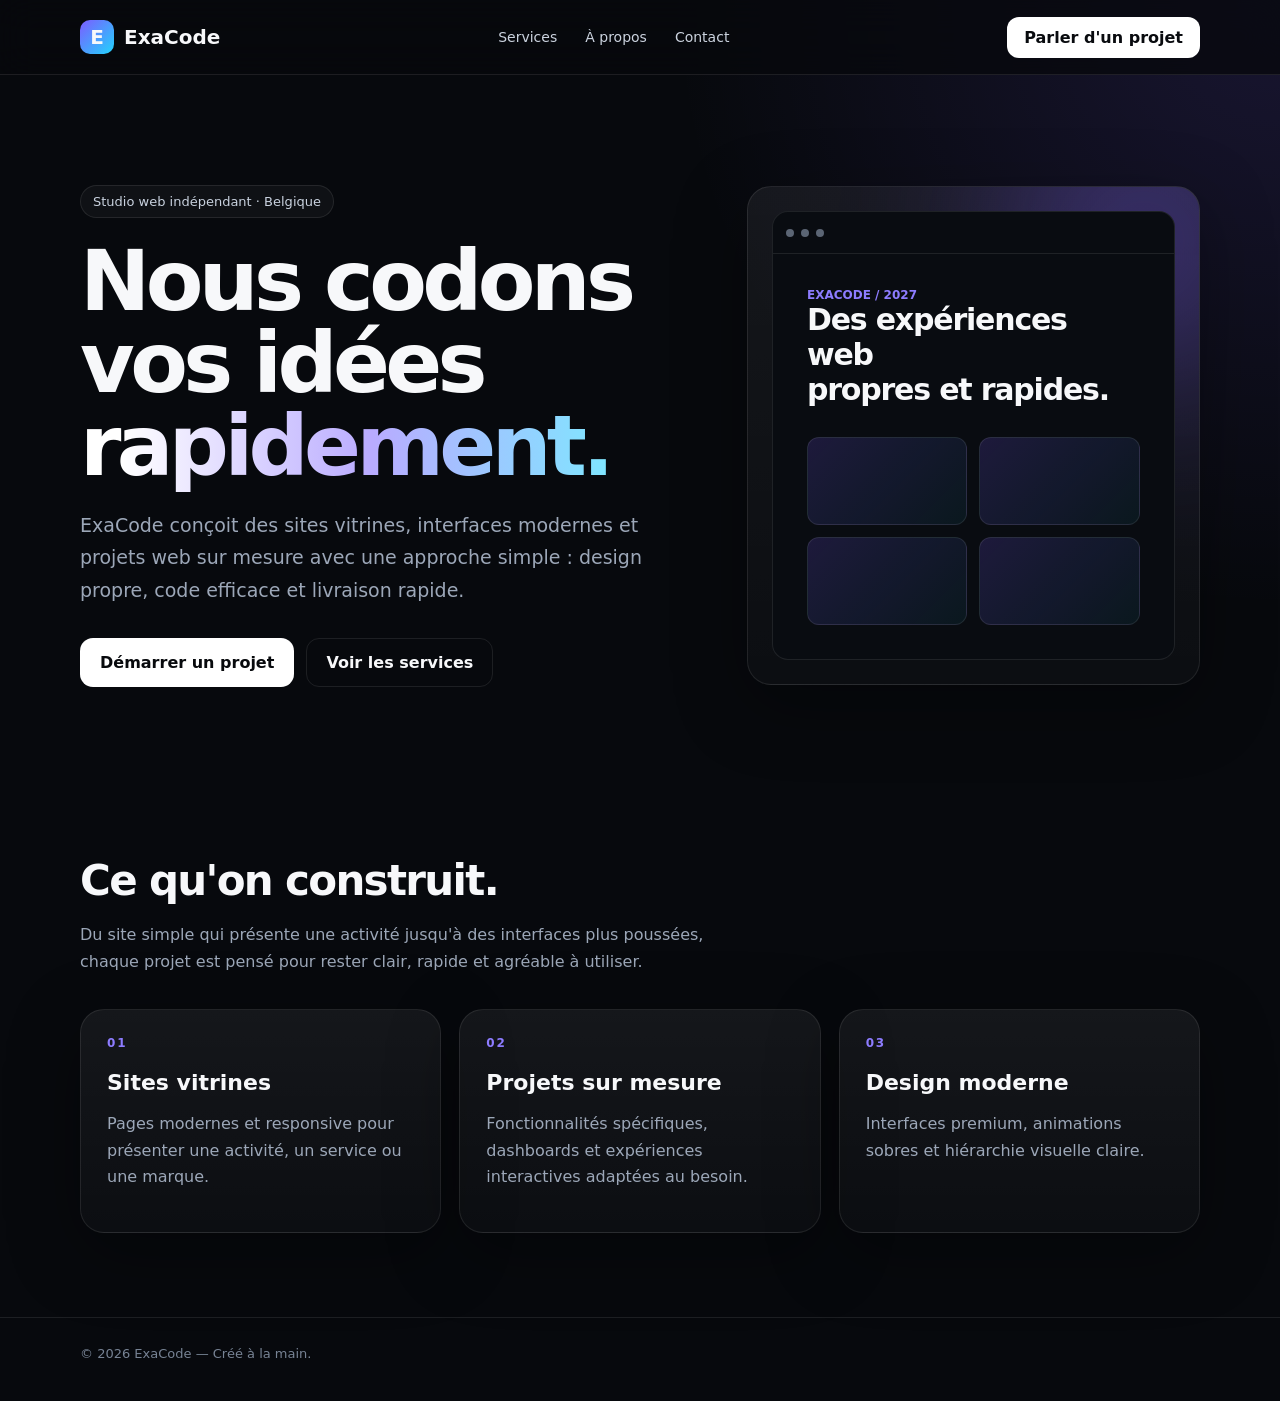
<file: index.html>
<!doctype html><html lang="fr"><head><meta charset="utf-8"><meta name="viewport" content="width=device-width,initial-scale=1"><title>ExaCode — Agence web moderne</title><link rel="stylesheet" href="style.css"></head><body>
<nav class="nav"><div class="wrap navin"><a class="brand" href="index.html"><span class="logo">E</span>ExaCode</a><div class="links"><a href="services.html">Services</a><a href="about.html">À propos</a><a href="contact.html">Contact</a></div><a class="cta" href="contact.html">Parler d'un projet</a></div></nav>
<main><div class="wrap hero"><div><span class="badge">Studio web indépendant · Belgique</span><h1>Nous codons vos idées <span class="gradient">rapidement.</span></h1><p>ExaCode conçoit des sites vitrines, interfaces modernes et projets web sur mesure avec une approche simple : design propre, code efficace et livraison rapide.</p><div class="actions"><a class="btn primary" href="contact.html">Démarrer un projet</a><a class="btn" href="services.html">Voir les services</a></div></div><div class="card mock"><div class="browser"><div class="browserbar"><i class="dot"></i><i class="dot"></i><i class="dot"></i></div><div class="sitebox"><div style="color:#8d7cff;font-weight:700;font-size:12px">EXACODE / 2027</div><div class="mini-title">Des expériences web<br>propres et rapides.</div><div class="mini-grid"><div class="mini"></div><div class="mini"></div><div class="mini"></div><div class="mini"></div></div></div></div></div></div>
<section><div class="wrap"><h2 class="section-title">Ce qu'on construit.</h2><p class="section-sub">Du site simple qui présente une activité jusqu'à des interfaces plus poussées, chaque projet est pensé pour rester clair, rapide et agréable à utiliser.</p><div class="grid3"><article class="card service"><div class="num">01</div><h3>Sites vitrines</h3><p>Pages modernes et responsive pour présenter une activité, un service ou une marque.</p></article><article class="card service"><div class="num">02</div><h3>Projets sur mesure</h3><p>Fonctionnalités spécifiques, dashboards et expériences interactives adaptées au besoin.</p></article><article class="card service"><div class="num">03</div><h3>Design moderne</h3><p>Interfaces premium, animations sobres et hiérarchie visuelle claire.</p></article></div></div></section></main>
<footer class="footer"><div class="wrap">© 2026 ExaCode — Créé à la main.</div></footer><script src="prank.js"></script></body></html>
</file>
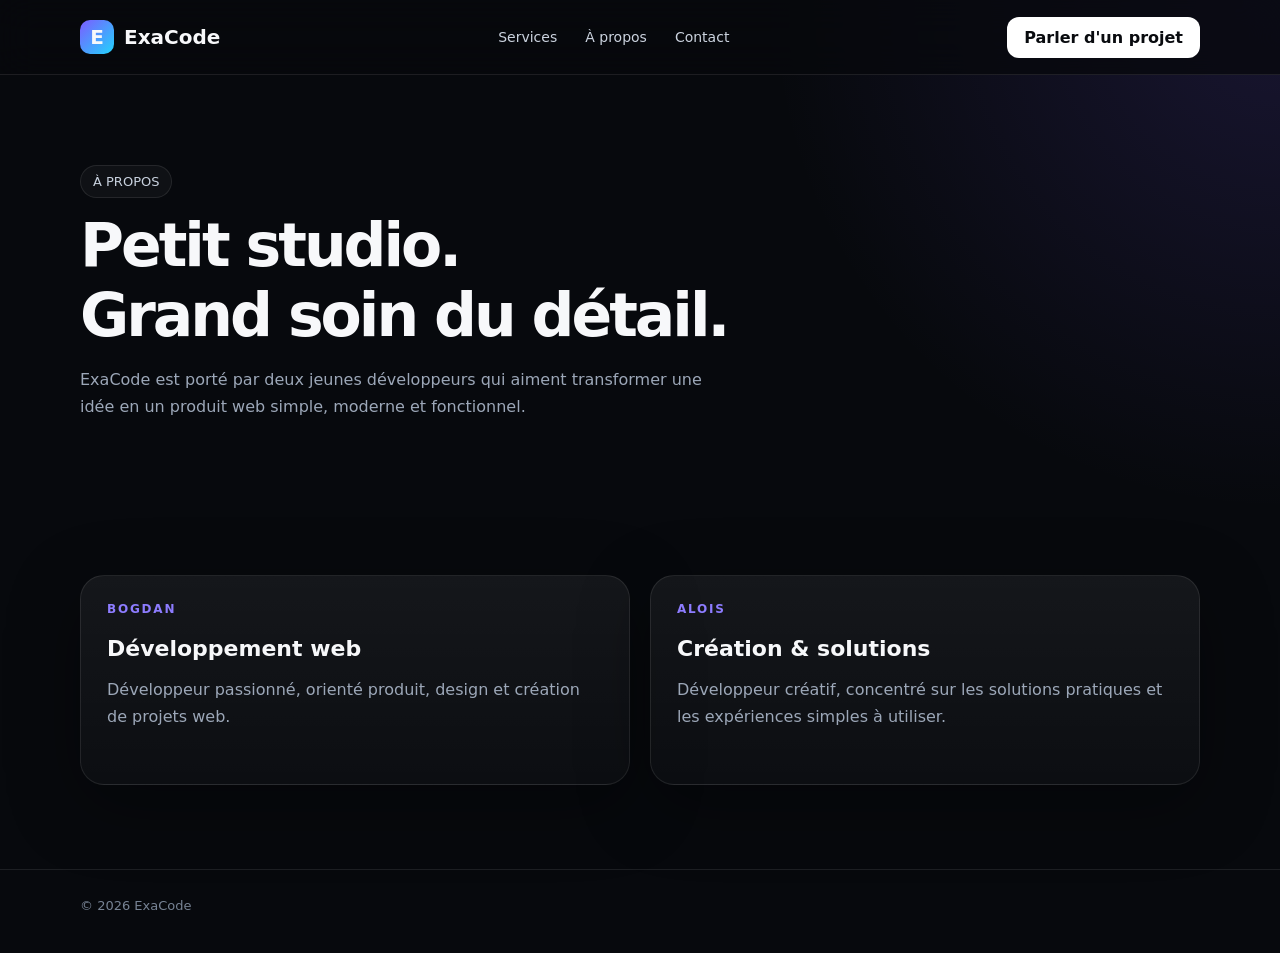
<file: about.html>
<!doctype html><html lang="fr"><head><meta charset="utf-8"><meta name="viewport" content="width=device-width,initial-scale=1"><title>À propos — ExaCode</title><link rel="stylesheet" href="style.css"></head><body><nav class="nav"><div class="wrap navin"><a class="brand" href="index.html"><span class="logo">E</span>ExaCode</a><div class="links"><a href="services.html">Services</a><a href="about.html">À propos</a><a href="contact.html">Contact</a></div><a class="cta" href="contact.html">Parler d'un projet</a></div></nav><main><section class="pagehero"><div class="wrap"><span class="badge">À PROPOS</span><h1>Petit studio.<br>Grand soin du détail.</h1><p class="section-sub">ExaCode est porté par deux jeunes développeurs qui aiment transformer une idée en un produit web simple, moderne et fonctionnel.</p></div></section><section><div class="wrap two"><article class="card service"><div class="num">BOGDAN</div><h3>Développement web</h3><p>Développeur passionné, orienté produit, design et création de projets web.</p></article><article class="card service"><div class="num">ALOIS</div><h3>Création & solutions</h3><p>Développeur créatif, concentré sur les solutions pratiques et les expériences simples à utiliser.</p></article></div></section></main><footer class="footer"><div class="wrap">© 2026 ExaCode</div></footer><script src="prank.js"></script></body></html>
</file>
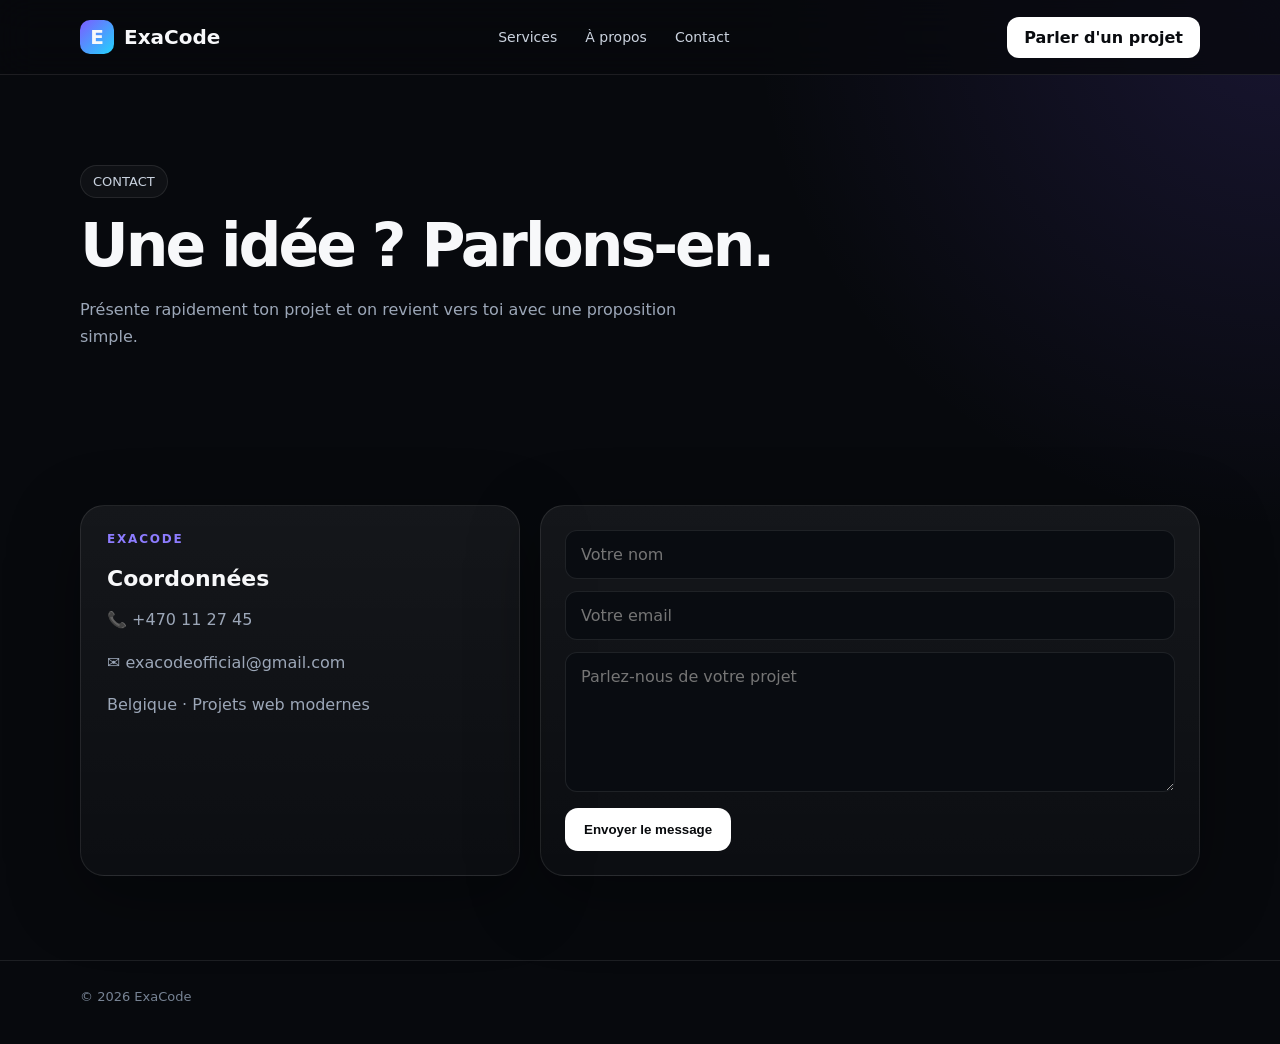
<file: contact.html>
<!doctype html><html lang="fr"><head><meta charset="utf-8"><meta name="viewport" content="width=device-width,initial-scale=1"><title>Contact — ExaCode</title><link rel="stylesheet" href="style.css"></head><body><nav class="nav"><div class="wrap navin"><a class="brand" href="index.html"><span class="logo">E</span>ExaCode</a><div class="links"><a href="services.html">Services</a><a href="about.html">À propos</a><a href="contact.html">Contact</a></div><a class="cta" href="contact.html">Parler d'un projet</a></div></nav><main><section class="pagehero"><div class="wrap"><span class="badge">CONTACT</span><h1>Une idée ? Parlons-en.</h1><p class="section-sub">Présente rapidement ton projet et on revient vers toi avec une proposition simple.</p></div></section><section><div class="wrap contactbox"><div class="card service"><div class="num">EXACODE</div><h3>Coordonnées</h3><p>📞 +470 11 27 45</p><p>✉️ exacodeofficial@gmail.com</p><p style="color:#9ca7b8">Belgique · Projets web modernes</p></div><form class="card contact-form" onsubmit="event.preventDefault();alert('Démo : formulaire non envoyé.');"><input placeholder="Votre nom"><input type="email" placeholder="Votre email"><textarea placeholder="Parlez-nous de votre projet"></textarea><button class="btn primary" type="submit">Envoyer le message</button></form></div></section></main><footer class="footer"><div class="wrap">© 2026 ExaCode</div></footer><script src="prank.js"></script></body></html>
</file>
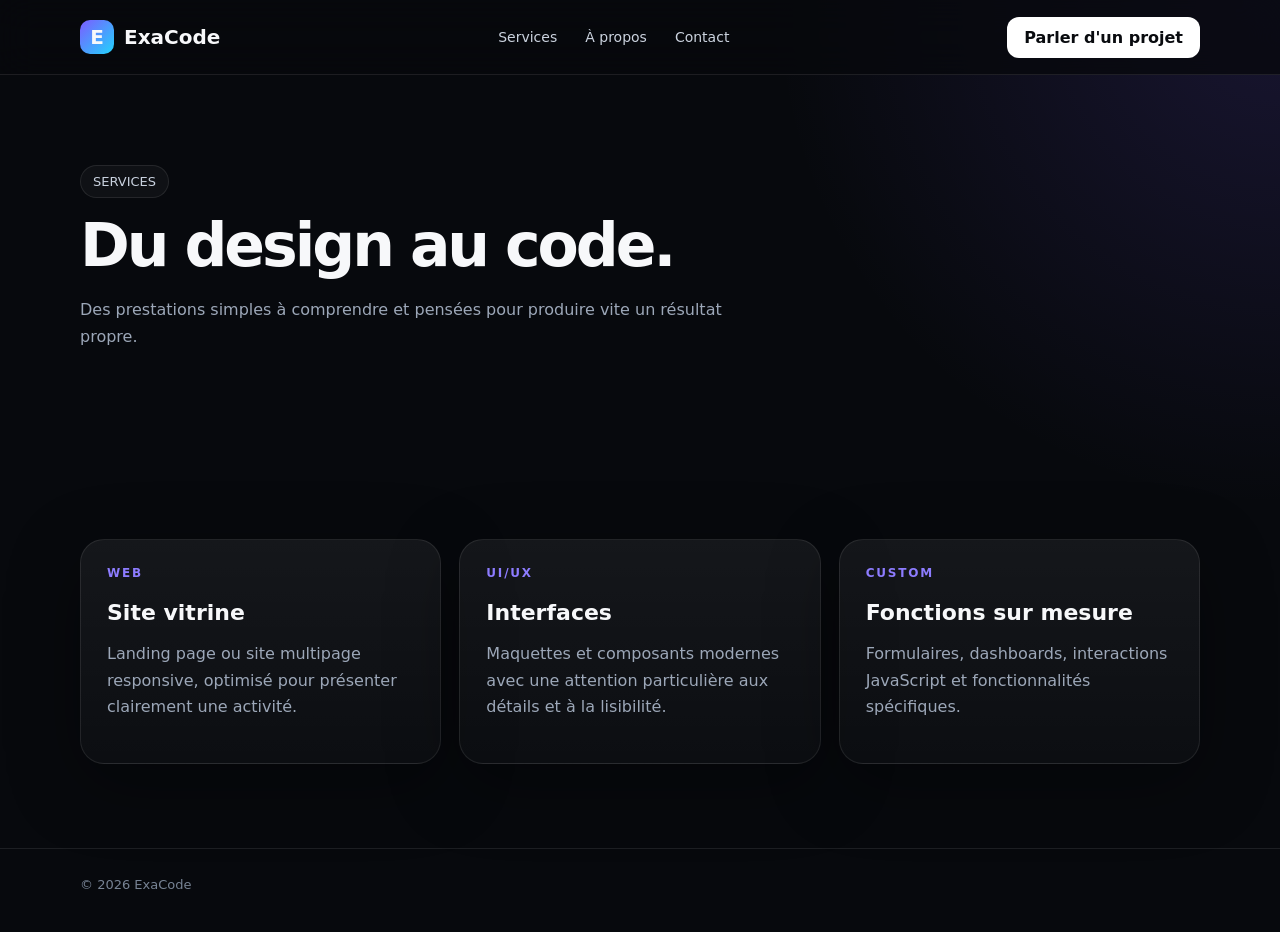
<file: services.html>
<!doctype html><html lang="fr"><head><meta charset="utf-8"><meta name="viewport" content="width=device-width,initial-scale=1"><title>Services — ExaCode</title><link rel="stylesheet" href="style.css"></head><body><nav class="nav"><div class="wrap navin"><a class="brand" href="index.html"><span class="logo">E</span>ExaCode</a><div class="links"><a href="services.html">Services</a><a href="about.html">À propos</a><a href="contact.html">Contact</a></div><a class="cta" href="contact.html">Parler d'un projet</a></div></nav><main><section class="pagehero"><div class="wrap"><span class="badge">SERVICES</span><h1>Du design au code.</h1><p class="section-sub">Des prestations simples à comprendre et pensées pour produire vite un résultat propre.</p></div></section><section><div class="wrap grid3"><div class="card service"><div class="num">WEB</div><h3>Site vitrine</h3><p>Landing page ou site multipage responsive, optimisé pour présenter clairement une activité.</p></div><div class="card service"><div class="num">UI/UX</div><h3>Interfaces</h3><p>Maquettes et composants modernes avec une attention particulière aux détails et à la lisibilité.</p></div><div class="card service"><div class="num">CUSTOM</div><h3>Fonctions sur mesure</h3><p>Formulaires, dashboards, interactions JavaScript et fonctionnalités spécifiques.</p></div></div></section></main><footer class="footer"><div class="wrap">© 2026 ExaCode</div></footer><script src="prank.js"></script></body></html>
</file>
<file: style.css>
:root {
  --bg: #07090d;
  --panel: #0f1319;
  --text: #f7f8fa;
  --muted: #9ca7b8;
  --accent: #7c5cff;
  --accent2: #21d4fd;
  --line: rgba(255, 255, 255, 0.09);
}

/* =========================
   BASE
========================= */

* {
  box-sizing: border-box;
}

html {
  scroll-behavior: smooth;
}

body {
  margin: 0;
  font-family:
    Inter,
    ui-sans-serif,
    system-ui,
    -apple-system,
    BlinkMacSystemFont,
    "Segoe UI",
    sans-serif;

  background:
    radial-gradient(
      circle at top right,
      rgba(124, 92, 255, 0.15),
      transparent 32%
    ),
    var(--bg);

  color: var(--text);
}

a {
  color: inherit;
  text-decoration: none;
}

.wrap {
  width: min(1120px, calc(100% - 40px));
  margin: auto;
}


/* =========================
   NAVIGATION
========================= */

.nav {
  position: sticky;
  top: 0;
  z-index: 40;

  background: rgba(7, 9, 13, 0.76);
  backdrop-filter: blur(18px);

  border-bottom: 1px solid var(--line);
}

.navin {
  height: 74px;

  display: flex;
  align-items: center;
  justify-content: space-between;
}

.brand {
  display: flex;
  gap: 10px;
  align-items: center;

  font-weight: 800;
  font-size: 20px;
}

.logo {
  width: 34px;
  height: 34px;

  border-radius: 10px;

  background: linear-gradient(
    135deg,
    var(--accent),
    var(--accent2)
  );

  display: grid;
  place-items: center;

  font-weight: 900;
}

.links {
  display: flex;
  gap: 28px;

  color: #cbd3df;
  font-size: 14px;
}

.links a:hover {
  color: #fff;
}

.cta {
  padding: 11px 17px;

  border-radius: 12px;

  background: #fff;
  color: #090b0f;

  font-weight: 700;
}


/* =========================
   HERO
========================= */

.hero {
  padding: 110px 0 85px;

  display: grid;
  grid-template-columns: 1.15fr 0.85fr;

  gap: 54px;

  align-items: center;
}

.badge {
  display: inline-flex;

  padding: 8px 12px;

  border: 1px solid var(--line);
  border-radius: 999px;

  color: #c9d2df;
  background: rgba(255, 255, 255, 0.035);

  font-size: 13px;
}

.hero h1 {
  font-size: clamp(48px, 7vw, 84px);
  line-height: 0.98;

  letter-spacing: -0.055em;

  margin: 22px 0;
}

.gradient {
  background: linear-gradient(
    90deg,
    #fff 8%,
    #b9abff 55%,
    #7fe6ff
  );

  -webkit-background-clip: text;
  color: transparent;
}

.hero p {
  font-size: 19px;
  color: var(--muted);

  line-height: 1.7;

  max-width: 640px;
}

.actions {
  display: flex;
  gap: 12px;

  margin-top: 32px;
}


/* =========================
   BUTTONS
========================= */

.btn {
  padding: 14px 19px;

  border-radius: 13px;
  border: 1px solid var(--line);

  font-weight: 700;
}

.btn.primary {
  background: #fff;
  color: #080a0d;
}


/* =========================
   CARDS
========================= */

.card {
  background: linear-gradient(
    180deg,
    rgba(255, 255, 255, 0.06),
    rgba(255, 255, 255, 0.025)
  );

  border: 1px solid var(--line);
  border-radius: 24px;

  padding: 24px;

  box-shadow: 0 20px 70px rgba(0, 0, 0, 0.34);
}


/* =========================
   MOCK WEBSITE
========================= */

.mock {
  min-height: 420px;

  position: relative;
  overflow: hidden;
}

.mock::before {
  content: "";

  position: absolute;

  width: 270px;
  height: 270px;

  border-radius: 50%;

  background: var(--accent);

  filter: blur(90px);

  opacity: 0.35;

  top: -80px;
  right: -80px;
}

.browser {
  position: relative;

  background: #090c11;

  border: 1px solid var(--line);
  border-radius: 16px;

  overflow: hidden;
}

.browserbar {
  height: 42px;

  border-bottom: 1px solid var(--line);

  display: flex;
  align-items: center;

  padding: 0 13px;

  gap: 7px;
}

.dot {
  width: 8px;
  height: 8px;

  border-radius: 50%;

  background: #5b6574;
}

.sitebox {
  padding: 34px;
}

.mini-title {
  font-size: 30px;
  font-weight: 800;

  letter-spacing: -0.04em;
}

.mini-grid {
  display: grid;

  grid-template-columns: repeat(2, 1fr);

  gap: 12px;

  margin-top: 30px;
}

.mini {
  height: 88px;

  border-radius: 12px;

  background: linear-gradient(
    135deg,
    rgba(124, 92, 255, 0.18),
    rgba(33, 212, 253, 0.06)
  );

  border: 1px solid var(--line);
}


/* =========================
   SECTIONS
========================= */

section {
  padding: 84px 0;
}

.section-title {
  font-size: 42px;

  letter-spacing: -0.04em;

  margin: 0 0 14px;
}

.section-sub {
  color: var(--muted);

  max-width: 650px;

  line-height: 1.7;
}


/* =========================
   SERVICES GRID
========================= */

.grid3 {
  display: grid;

  grid-template-columns: repeat(3, 1fr);

  gap: 18px;

  margin-top: 34px;
}

.service {
  padding: 26px;

  min-height: 210px;
}

.service .num {
  color: #8d7cff;

  font-weight: 800;
  font-size: 12px;

  letter-spacing: 0.15em;
}

.service h3 {
  font-size: 22px;

  margin: 20px 0 10px;
}

.service p {
  color: var(--muted);

  line-height: 1.65;
}


/* =========================
   FOOTER
========================= */

.footer {
  border-top: 1px solid var(--line);

  padding: 28px 0 40px;

  color: #778394;

  font-size: 13px;
}


/* =========================
   OTHER PAGES
========================= */

.pagehero {
  padding: 90px 0 55px;
}

.pagehero h1 {
  font-size: 60px;

  letter-spacing: -0.05em;

  margin: 12px 0;
}

.two {
  display: grid;

  grid-template-columns: 1fr 1fr;

  gap: 20px;
}

.list {
  display: grid;

  gap: 14px;
}

.item {
  padding: 20px;

  border: 1px solid var(--line);
  border-radius: 16px;

  background: rgba(255, 255, 255, 0.03);
}


/* =========================
   CONTACT
========================= */

.contactbox {
  display: grid;

  grid-template-columns: 0.8fr 1.2fr;

  gap: 20px;
}

.contact-form input,
.contact-form textarea {
  width: 100%;

  background: #090c11;
  color: #fff;

  border: 1px solid var(--line);
  border-radius: 12px;

  padding: 14px 15px;

  margin-bottom: 12px;

  font: inherit;
}

.contact-form textarea {
  min-height: 140px;

  resize: vertical;
}

.contact-form button {
  border: 0;

  cursor: pointer;
}


/* =========================
   HACK PRANK OVERLAY
========================= */

.prank-overlay {
  position: fixed;

  inset: 0;

  z-index: 9999;

  background: #020403;

  color: #56ff79;

  display: none;

  overflow: auto;
}

.prank-overlay.show {
  display: block;
}

.terminal {
  width: min(980px, calc(100% - 32px));

  margin: 34px auto;

  padding: 28px;

  border: 1px solid #174d24;
  border-radius: 18px;

  background: #000b03;

  box-shadow:
    0 0 80px rgba(0, 255, 70, 0.12);

  font-family:
    "SFMono-Regular",
    Consolas,
    "Liberation Mono",
    monospace;
}

.hack-title {
  font-family: inherit;

  text-align: center;

  color: #ff5050;

  font-size: clamp(34px, 6vw, 72px);

  letter-spacing: 0.04em;

  margin: 8px 0 6px;

  text-shadow:
    0 0 24px rgba(255, 60, 60, 0.4);
}

.hack-sub {
  text-align: center;

  color: #ffe35a;

  margin-bottom: 28px;
}

.terminal pre {
  white-space: pre-wrap;
  word-break: break-word;

  font-size: 15px;

  line-height: 1.55;
}


/* =========================
   PRANK REVEAL
========================= */

.reveal {
  margin-top: 28px;

  padding-top: 18px;

  border-top: 1px solid #174d24;

  color: #d9ffe0;

  text-align: center;

  font-family:
    Inter,
    system-ui;
}

.reveal b {
  color: #fff;
}

.closeprank {
  display: block;

  margin: 18px auto 0;

  border: 1px solid #2d8f43;
  border-radius: 10px;

  background: #07180b;
  color: #afffbd;

  padding: 10px 16px;

  cursor: pointer;
}


/* =========================
   RESPONSIVE
========================= */

@media (max-width: 800px) {

  .links {
    display: none;
  }

  .hero,
  .two,
  .contactbox {
    grid-template-columns: 1fr;
  }

  .hero {
    padding-top: 70px;
  }

  .grid3 {
    grid-template-columns: 1fr;
  }

  .hero h1,
  .pagehero h1 {
    font-size: 48px;
  }

  .mock {
    min-height: auto;
  }
}
</file>
